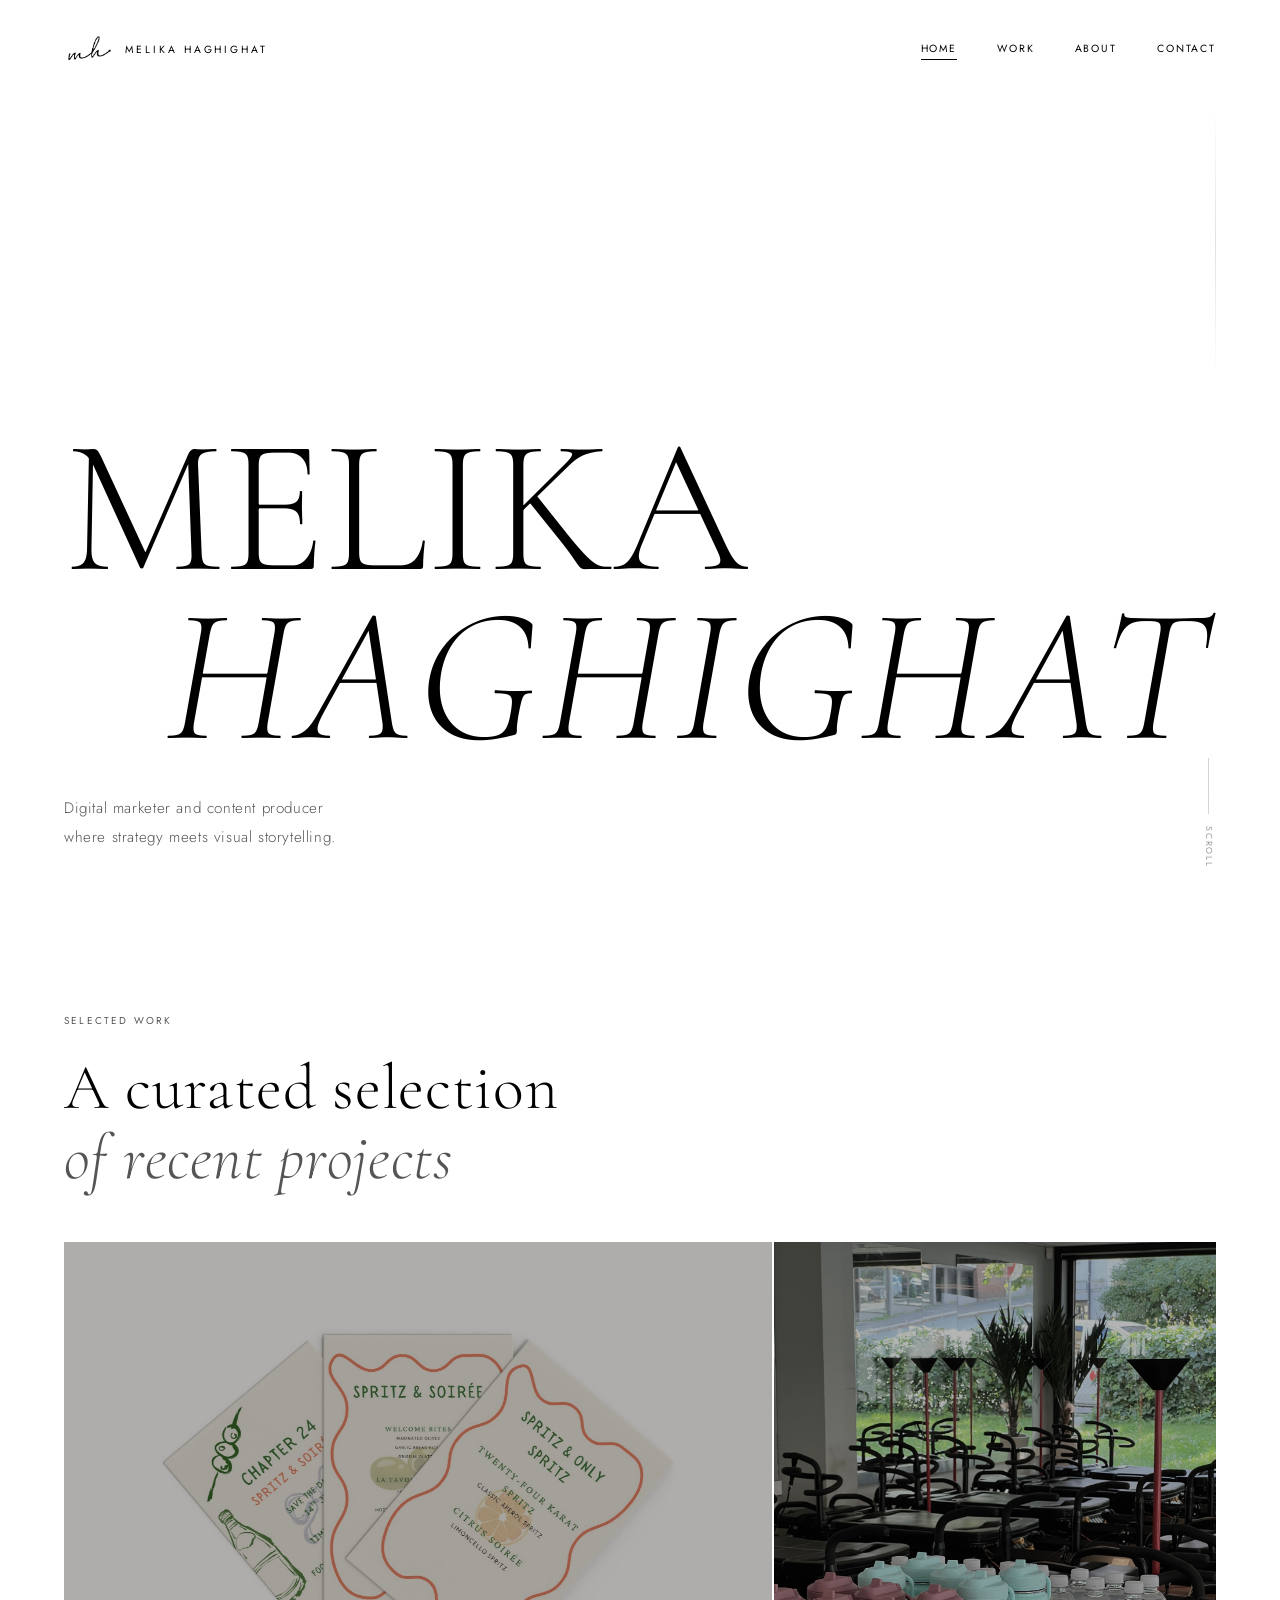
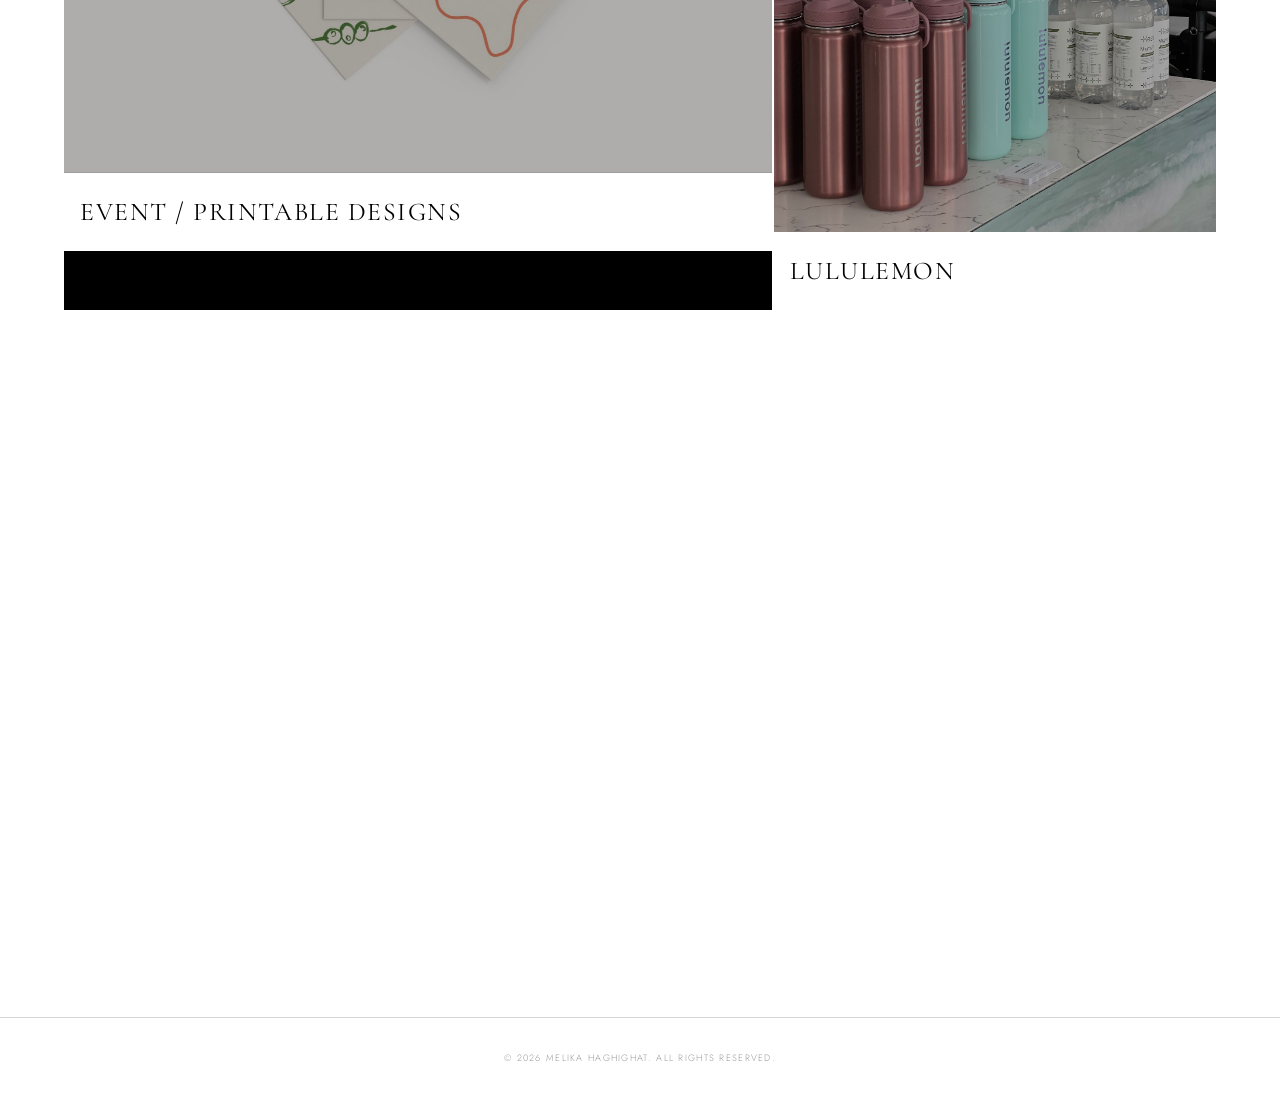
<file: index.html>
<!DOCTYPE html>
<html lang="en">
<head>
    <meta charset="UTF-8" />
    <meta name="viewport" content="width=device-width, initial-scale=1.0" />
    <title>Melika Haghighat — Digital Marketing &amp; Content</title>
    <link rel="stylesheet" href="assets/css/home_style.css" />
    <link rel="preconnect" href="https://fonts.googleapis.com" />
    <link rel="preconnect" href="https://fonts.gstatic.com" crossorigin />
    <link href="https://fonts.googleapis.com/css2?family=Cormorant+Garamond:ital,wght@0,300;0,400;0,500;1,300;1,400&family=Jost:wght@200;300;400&display=swap" rel="stylesheet" />
</head>
<body>

<!-- ==================== NAVBAR ==================== -->
<header class="navbar" id="navbar">
    <div class="navbar__inner">
        <a href="index.html" class="navbar__logo">
            <img
                    src="assets/images/logo.png"
                    alt=""
                    class="navbar__logo-img"
                    aria-hidden="true"
            />
            MELIKA HAGHIGHAT
        </a>
        <nav class="navbar__nav" aria-label="Primary navigation">
            <a href="index.html" class="navbar__link navbar__link--active">Home</a>
            <a href="userDashboard/portfolio.html" class="navbar__link">Work</a>
            <a href="userDashboard/about.html" class="navbar__link">About</a>
            <a href="userDashboard/contact.html" class="navbar__link">Contact</a>
        </nav>
        <button class="navbar__burger" id="burgerBtn" aria-label="Open menu" aria-expanded="false">
            <span></span>
            <span></span>
        </button>
    </div>
    <!-- Mobile menu -->
    <div class="navbar__mobile" id="mobileMenu" aria-hidden="true">
        <a href="userDashboard/portfolio.html" class="navbar__mobile-link">Work</a>
        <a href="userDashboard/about.html" class="navbar__mobile-link">About</a>
        <a href="userDashboard/contact.html" class="navbar__mobile-link">Contact</a>
    </div>
</header>

<main>

    <!-- ==================== HERO ==================== -->
    <section class="hero" aria-label="Introduction">
        <div class="hero__inner">
            <h1 class="hero__headline fade-in fade-in--delay-2">
                <span class="hero__headline-top">MELIKA</span>
                <span class="hero__headline-mid"><em>HAGHIGHAT</em></span>
            </h1>

            <p class="hero__subtitle fade-in fade-in--delay-3">
                Digital marketer and content producer<br />where strategy meets visual storytelling.
            </p>
        </div>

        <div class="hero__scroll-indicator fade-in fade-in--delay-4" aria-hidden="true">
            <span class="hero__scroll-line"></span>
            <span class="hero__scroll-text">Scroll</span>
        </div>
    </section>

    <!-- ==================== FEATURED WORK ==================== -->
    <section class="work" id="work" aria-label="Featured work">
        <div class="work__header reveal">
            <span class="section-label">Selected Work</span>
            <h2 class="work__title">A curated selection<br /><em>of recent projects</em></h2>
        </div>

        <div class="work__grid">

            <!-- LinkedIn & Newsletter — Plentitude Strategy -->
            <article class="work__item work__item--large reveal">
                <a href="userDashboard/portfolio.html" class="work__item-link" aria-label="View Plentitude Strategy project">
                    <div class="work__img-wrap">
                        <img
                                src="/assets/images/portfolio_work/melika_nettbutikk.jpg.webp"
                                alt="Plentitude Strategy — LinkedIn and newsletter build-out"
                                class="work__img"
                                loading="lazy"
                        />
                        <div class="work__overlay" aria-hidden="true">
                            <span class="work__overlay-text">View Project →</span>
                        </div>
                    </div>
                    <div class="work__item-info">
                        <h3 class="work__name">EVENT / PRINTABLE DESIGNS</h3>
                    </div>
                </a>
            </article>

            <!-- Short-form Video — Mer av Oslo / Bamboost -->
            <article class="work__item work__item--portrait reveal reveal--delay-1">
                <a href="userDashboard/portfolio.html" class="work__item-link" aria-label="View Mer av Oslo content project">
                    <div class="work__img-wrap">
                        <img
                                src="/assets/images/portfolio_work/lululemon_2.jpeg"
                                alt="Mer av Oslo — Short-form video for TikTok and Instagram"
                                class="work__img"
                                loading="lazy"
                        />
                        <div class="work__overlay" aria-hidden="true">
                            <span class="work__overlay-text">View Project →</span>
                        </div>
                    </div>
                    <div class="work__item-info">
                        <h3 class="work__name">LULULEMON</h3>
                    </div>
                </a>
            </article>

            <!-- Website & LinkedIn — Fresh Water Norway -->
            <article class="work__item work__item--wide reveal reveal--delay-1">
                <a href="userDashboard/portfolio.html" class="work__item-link" aria-label="View Fresh Water Norway project">
                    <div class="work__img-wrap">
                        <img
                                src="/assets/images/portfolio_work/PL_quote.png"
                                alt="Fresh Water Norway — Website and LinkedIn development"
                                class="work__img"
                                loading="lazy"
                        />
                        <div class="work__overlay" aria-hidden="true">
                            <span class="work__overlay-text">View Project →</span>
                        </div>
                    </div>
                    <div class="work__item-info">
                        <h3 class="work__name">PLENTITUDE STRATEGY</h3>
                    </div>
                </a>
            </article>

            <!-- Content Calendar & Marketing Setup — Flow Concepts -->
            <article class="work__item work__item--square reveal reveal--delay-2">
                <a href="userDashboard/portfolio.html" class="work__item-link" aria-label="View Flow Concepts project">
                    <div class="work__img-wrap">
                        <img
                                src="/assets/images/portfolio_work/IMG_8588.jpeg"
                                alt="Flow Concepts — Content calendar and marketing department build-out"
                                class="work__img"
                                loading="lazy"
                        />
                        <div class="work__overlay" aria-hidden="true">
                            <span class="work__overlay-text">View Project →</span>
                        </div>
                    </div>
                    <div class="work__item-info">
                        <h3 class="work__name">EVENT / PRINTABLE DESIGNS</h3>
                    </div>
                </a>
            </article>

        </div>

        <div class="work__footer reveal">
            <a href="userDashboard/portfolio.html" class="text-link">All Projects <span aria-hidden="true">→</span></a>
        </div>
    </section>

</main>

<!-- ==================== FOOTER ==================== -->
<footer class="footer" aria-label="Footer">
    <div class="footer__inner">
        <p class="footer__copy">&copy; 2026 MELIKA HAGHIGHAT. All rights reserved.</p>
    </div>
</footer>

<script>
    (function () {
        'use strict';

        // --- Navbar scroll ---
        const navbar = document.getElementById('navbar');
        let ticking = false;
        window.addEventListener('scroll', function () {
            if (!ticking) {
                window.requestAnimationFrame(function () {
                    navbar.classList.toggle('navbar--scrolled', window.scrollY > 60);
                    ticking = false;
                });
                ticking = true;
            }
        }, { passive: true });

        // --- Mobile menu ---
        const burgerBtn = document.getElementById('burgerBtn');
        const mobileMenu = document.getElementById('mobileMenu');
        burgerBtn.addEventListener('click', function () {
            const isOpen = mobileMenu.classList.toggle('navbar__mobile--open');
            burgerBtn.setAttribute('aria-expanded', isOpen);
            mobileMenu.setAttribute('aria-hidden', !isOpen);
            burgerBtn.classList.toggle('navbar__burger--open', isOpen);
            document.body.classList.toggle('body--menu-open', isOpen);
        });

        mobileMenu.querySelectorAll('.navbar__mobile-link').forEach(function (link) {
            link.addEventListener('click', function () {
                mobileMenu.classList.remove('navbar__mobile--open');
                burgerBtn.setAttribute('aria-expanded', 'false');
                mobileMenu.setAttribute('aria-hidden', 'true');
                burgerBtn.classList.remove('navbar__burger--open');
                document.body.classList.remove('body--menu-open');
            });
        });

        // --- Scroll reveal ---
        const revealEls = document.querySelectorAll('.reveal');
        if ('IntersectionObserver' in window) {
            const observer = new IntersectionObserver(function (entries) {
                entries.forEach(function (entry) {
                    if (entry.isIntersecting) {
                        entry.target.classList.add('revealed');
                        observer.unobserve(entry.target);
                    }
                });
            }, { threshold: 0.12, rootMargin: '0px 0px -40px 0px' });

            revealEls.forEach(function (el) { observer.observe(el); });
        } else {
            revealEls.forEach(function (el) { el.classList.add('revealed'); });
        }
    })();
</script>

</body>
</html>
</file>
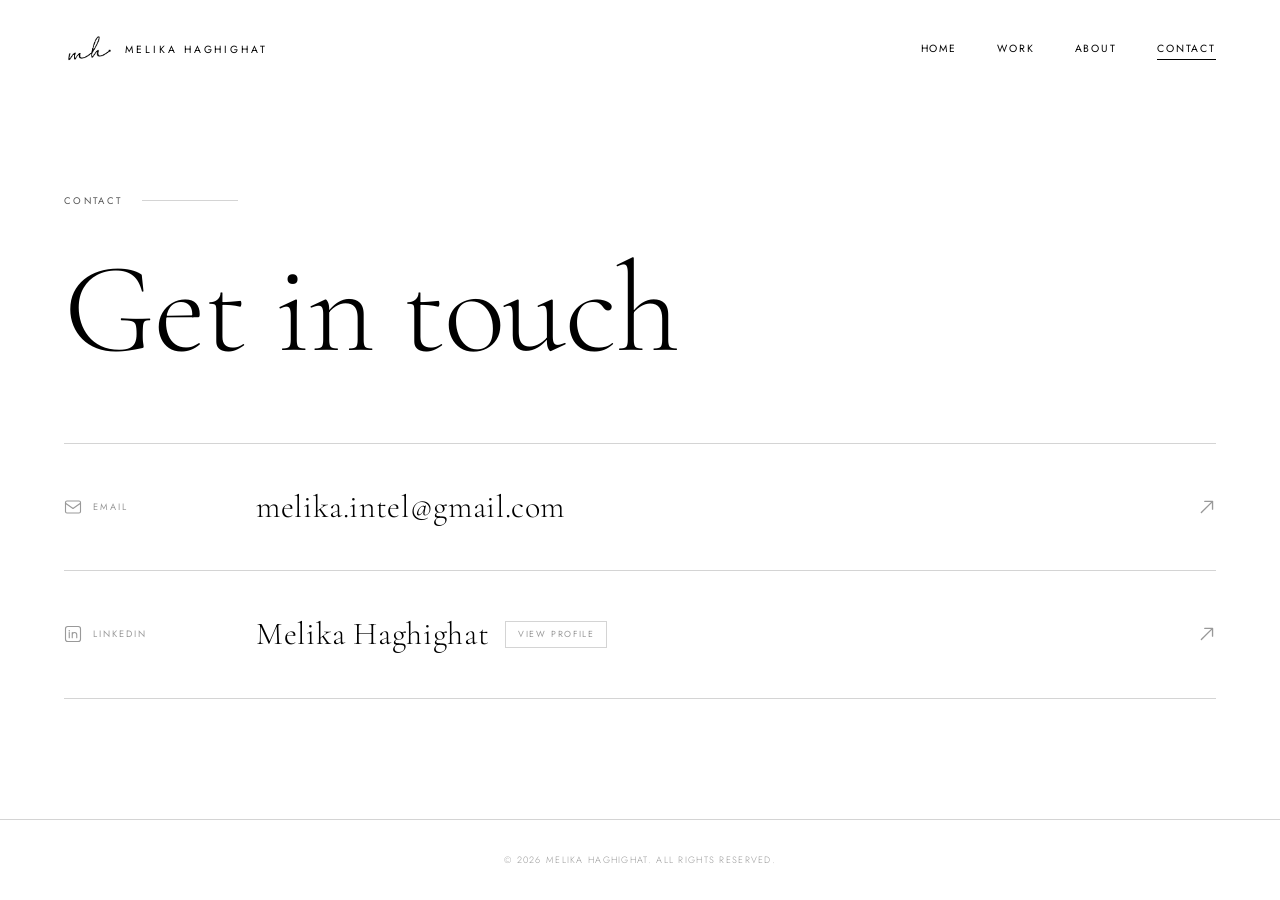
<file: userDashboard/contact.html>
<!DOCTYPE html>
<html lang="en">
<head>
    <meta charset="UTF-8" />
    <meta name="viewport" content="width=device-width, initial-scale=1.0" />
    <title>Contact — MELIKA HAGHIGHAT</title>
    <link rel="stylesheet" href="../assets/css/contact_style.css" />
    <link rel="preconnect" href="https://fonts.googleapis.com" />
    <link rel="preconnect" href="https://fonts.gstatic.com" crossorigin />
    <link href="https://fonts.googleapis.com/css2?family=Cormorant+Garamond:ital,wght@0,300;0,400;0,500;1,300;1,400&family=Jost:wght@200;300;400&display=swap" rel="stylesheet" />
</head>
<body>

<!-- ==================== NAVBAR ==================== -->
<header class="navbar" id="navbar">
    <div class="navbar__inner">
        <a href="../index.html" class="navbar__logo">
            <img
                    src="../assets/images/logo.png"
                    alt=""
                    class="navbar__logo-img"
                    aria-hidden="true"
            />
            MELIKA HAGHIGHAT
        </a>
        <nav class="navbar__nav" aria-label="Primary navigation">
            <a href="../index.html" class="navbar__link">Home</a>
            <a href="portfolio.html" class="navbar__link">Work</a>
            <a href="about.html" class="navbar__link">About</a>
            <a href="contact.html" class="navbar__link navbar__link--active">Contact</a>
        </nav>
        <button class="navbar__burger" id="burgerBtn" aria-label="Open menu" aria-expanded="false">
            <span></span>
            <span></span>
        </button>
    </div>
    <div class="navbar__mobile" id="mobileMenu" aria-hidden="true">
        <a href="../index.html" class="navbar__mobile-link">Home</a>
        <a href="portfolio.html" class="navbar__mobile-link">Work</a>
        <a href="about.html" class="navbar__mobile-link">About</a>
        <a href="contact.html" class="navbar__mobile-link">Contact</a>
    </div>
</header>

<main>

    <!-- ==================== CONTACT ==================== -->
    <section class="contact" aria-label="Contact">
        <div class="contact__inner">

            <div class="contact__meta fade-in fade-in--delay-1">
                <span class="contact__label">Contact</span>
                <span class="contact__rule" aria-hidden="true"></span>
            </div>

            <h1 class="contact__headline fade-in fade-in--delay-2">
                Get in touch
            </h1>

            <div class="contact__links fade-in fade-in--delay-3">

                <!-- Email row -->
                <a href="mailto:melika.intel@gmail.com" class="contact__link" aria-label="Send Melika an email">
                    <div class="contact__link-label-wrap">
                        <svg class="contact__link-icon" viewBox="0 0 24 24" fill="none" xmlns="http://www.w3.org/2000/svg" aria-hidden="true">
                            <rect x="2" y="4" width="20" height="16" rx="2" stroke="currentColor" stroke-width="1.5" stroke-linejoin="round"/>
                            <path d="M2 7l10 7 10-7" stroke="currentColor" stroke-width="1.5" stroke-linecap="round" stroke-linejoin="round"/>
                        </svg>
                        <span class="contact__link-label">Email</span>
                    </div>
                    <span class="contact__link-value">melika.intel@gmail.com</span>
                    <span class="contact__link-arrow" aria-hidden="true">
                        <svg viewBox="0 0 16 16" fill="none" xmlns="http://www.w3.org/2000/svg">
                            <path d="M3 13L13 3M13 3H6M13 3V10" stroke="currentColor" stroke-width="1.2" stroke-linecap="round" stroke-linejoin="round"/>
                        </svg>
                    </span>
                </a>

                <!-- LinkedIn row -->
                <a href="https://www.linkedin.com/in/melika-haghighat-8b0aa4104" class="contact__link contact__link--linkedin" target="_blank" rel="noopener noreferrer" aria-label="View Melika Haghighat's LinkedIn profile — opens in new tab">
                    <div class="contact__link-label-wrap">
                        <svg class="contact__link-icon" viewBox="0 0 24 24" fill="none" xmlns="http://www.w3.org/2000/svg" aria-hidden="true">
                            <rect x="2" y="2" width="20" height="20" rx="3" stroke="currentColor" stroke-width="1.5" stroke-linejoin="round"/>
                            <path d="M7 10v7" stroke="currentColor" stroke-width="1.5" stroke-linecap="round"/>
                            <circle cx="7" cy="7.5" r="1" fill="currentColor"/>
                            <path d="M11 10v7m0-4c0-2 1-3 3-3s3 1 3 3v4" stroke="currentColor" stroke-width="1.5" stroke-linecap="round" stroke-linejoin="round"/>
                        </svg>
                        <span class="contact__link-label">LinkedIn</span>
                    </div>
                    <span class="contact__link-value">
                        Melika Haghighat
                        <span class="contact__link-badge">View Profile</span>
                    </span>
                    <span class="contact__link-arrow" aria-hidden="true">
                        <svg viewBox="0 0 16 16" fill="none" xmlns="http://www.w3.org/2000/svg">
                            <path d="M3 13L13 3M13 3H6M13 3V10" stroke="currentColor" stroke-width="1.2" stroke-linecap="round" stroke-linejoin="round"/>
                        </svg>
                    </span>
                </a>

            </div>

        </div>
    </section>

</main>

<!-- ==================== FOOTER ==================== -->
<footer class="footer" aria-label="Footer">
    <div class="footer__inner">
        <p class="footer__copy">&copy; 2026 MELIKA HAGHIGHAT. All rights reserved.</p>
    </div>
</footer>

<script>
    (function () {
        'use strict';

        // --- Navbar scroll ---
        const navbar = document.getElementById('navbar');
        let ticking = false;
        window.addEventListener('scroll', function () {
            if (!ticking) {
                window.requestAnimationFrame(function () {
                    navbar.classList.toggle('navbar--scrolled', window.scrollY > 60);
                    ticking = false;
                });
                ticking = true;
            }
        }, { passive: true });

        // --- Mobile menu ---
        const burgerBtn = document.getElementById('burgerBtn');
        const mobileMenu = document.getElementById('mobileMenu');
        burgerBtn.addEventListener('click', function () {
            const isOpen = mobileMenu.classList.toggle('navbar__mobile--open');
            burgerBtn.setAttribute('aria-expanded', isOpen);
            mobileMenu.setAttribute('aria-hidden', !isOpen);
            burgerBtn.classList.toggle('navbar__burger--open', isOpen);
            document.body.classList.toggle('body--menu-open', isOpen);
        });

        mobileMenu.querySelectorAll('.navbar__mobile-link').forEach(function (link) {
            link.addEventListener('click', function () {
                mobileMenu.classList.remove('navbar__mobile--open');
                burgerBtn.setAttribute('aria-expanded', 'false');
                mobileMenu.setAttribute('aria-hidden', 'true');
                burgerBtn.classList.remove('navbar__burger--open');
                document.body.classList.remove('body--menu-open');
            });
        });

    })();
</script>

</body>
</html>
</file>
<file: assets/css/home_style.css>
/* ============================================================
   MELIKA HAGHIGHAT — LUXURY PORTFOLIO
   Designer: Senior Front-End  |  Aesthetic: 90s CK Editorial
   ============================================================ */

/* ============================================================
   0. CUSTOM PROPERTIES
   ============================================================ */
:root {
    /* Colors */
    --color-bg:        #FFFFFF;
    --color-surface:   #ECECEC;
    --color-ink:       #000000;
    --color-mid:       #555555;
    --color-subtle:    #999999;
    --color-hairline:  #D4D4D4;
    --color-white:     #F7F7F7;

    /* Typography */
    --font-serif:      'Cormorant Garamond', 'Times New Roman', serif;
    --font-sans:       'Jost', 'Helvetica Neue', Arial, sans-serif;

    /* Spacing scale */
    --space-sm:  1rem;
    --space-md:  2rem;
    --space-lg:  3rem;
    --space-xl:  5rem;
    --space-2xl: 7rem;

    /* Motion */
    --ease-out:  cubic-bezier(0.22, 1, 0.36, 1);
    --ease-in:   cubic-bezier(0.64, 0, 0.78, 0);
    --duration:  0.45s;

    /* Layout */
    --max-width: 1280px;
    --gutter:    clamp(1.5rem, 5vw, 5rem);
}


/* ============================================================
   1. RESET & BASE
   ============================================================ */
*, *::before, *::after {
    box-sizing: border-box;
    margin: 0;
    padding: 0;
}

html {
    scroll-behavior: smooth;
    font-size: 16px;
    -webkit-text-size-adjust: 100%;
}

body {
    background-color: var(--color-bg);
    color: var(--color-ink);
    font-family: var(--font-sans);
    font-weight: 300;
    line-height: 1.7;
    overflow-x: hidden;
    -webkit-font-smoothing: antialiased;
    -moz-osx-font-smoothing: grayscale;
}

body.body--menu-open {
    overflow: hidden;
}

img {
    display: block;
    max-width: 100%;
    height: auto;
}

a {
    color: inherit;
    text-decoration: none;
}

ul { list-style: none; }

button {
    background: none;
    border: none;
    cursor: pointer;
    font: inherit;
    color: inherit;
}


/* ============================================================
   2. UTILITY / GLOBAL
   ============================================================ */
.section-label {
    display: inline-block;
    font-family: var(--font-sans);
    font-size: 0.625rem;
    font-weight: 400;
    letter-spacing: 0.22em;
    text-transform: uppercase;
    color: var(--color-mid);
    margin-bottom: 1.5rem;
}

.text-link {
    display: inline-flex;
    align-items: center;
    gap: 0.5rem;
    font-family: var(--font-sans);
    font-size: 0.75rem;
    font-weight: 400;
    letter-spacing: 0.16em;
    text-transform: uppercase;
    color: var(--color-ink);
    position: relative;
    padding-bottom: 3px;
}

.text-link::after {
    content: '';
    position: absolute;
    bottom: 0;
    left: 0;
    width: 100%;
    height: 1px;
    background: var(--color-ink);
    transform: scaleX(1);
    transform-origin: left;
    transition: transform var(--duration) var(--ease-out);
}

.text-link:hover::after {
    transform: scaleX(0);
    transform-origin: right;
}


/* ============================================================
   3. SCROLL REVEAL ANIMATIONS
   ============================================================ */
.reveal {
    opacity: 0;
    transform: translateY(24px);
    transition: opacity 0.75s var(--ease-out), transform 0.75s var(--ease-out);
}

.reveal.revealed {
    opacity: 1;
    transform: translateY(0);
}

.reveal--delay-1 { transition-delay: 0.12s; }
.reveal--delay-2 { transition-delay: 0.24s; }
.reveal--delay-3 { transition-delay: 0.36s; }

/* Hero load-in animations */
.fade-in {
    opacity: 0;
    transform: translateY(20px);
    animation: fadeUp 0.9s var(--ease-out) forwards;
}

.fade-in--delay-1 { animation-delay: 0.3s; }
.fade-in--delay-2 { animation-delay: 0.55s; }
.fade-in--delay-3 { animation-delay: 0.75s; }
.fade-in--delay-4 { animation-delay: 0.95s; }

@keyframes fadeUp {
    to {
        opacity: 1;
        transform: translateY(0);
    }
}


/* ============================================================
   4. NAVBAR
   ============================================================ */
.navbar {
    position: fixed;
    top: 0;
    left: 0;
    right: 0;
    z-index: 100;
    padding: 2rem var(--gutter);
    transition: background-color var(--duration) var(--ease-out),
    padding var(--duration) var(--ease-out),
    backdrop-filter var(--duration) var(--ease-out);
}

.navbar--scrolled {
    background-color: rgba(250, 250, 248, 0.88);
    backdrop-filter: blur(14px) saturate(120%);
    -webkit-backdrop-filter: blur(14px) saturate(120%);
    padding-top: 1.1rem;
    padding-bottom: 1.1rem;
    border-bottom: 1px solid var(--color-hairline);
}

.navbar__inner {
    display: flex;
    align-items: center;
    justify-content: space-between;
    max-width: var(--max-width);
    margin: 0 auto;
}

.navbar__logo {
    display: flex;
    align-items: center;
    gap: 0.65rem;
    font-family: var(--font-sans);
    font-size: 0.65rem;
    font-weight: 400;
    letter-spacing: 0.28em;
    text-transform: uppercase;
    color: var(--color-ink);
    flex-shrink: 0;
}

.navbar__logo-img {
    height: 36px;
    width: auto;
    display: block;
    object-fit: contain;
}

.navbar__nav {
    display: flex;
    gap: 2.5rem;
    align-items: center;
}

.navbar__link {
    font-family: var(--font-sans);
    font-size: 0.65rem;
    font-weight: 400;
    letter-spacing: 0.18em;
    text-transform: uppercase;
    color: var(--color-ink);
    position: relative;
    padding-bottom: 2px;
}

.navbar__link::after {
    content: '';
    position: absolute;
    bottom: 0;
    left: 0;
    width: 0;
    height: 1px;
    background: var(--color-ink);
    transition: width var(--duration) var(--ease-out);
}

.navbar__link:hover::after,
.navbar__link--active::after {
    width: 100%;
}

/* Burger button */
.navbar__burger {
    display: none;
    flex-direction: column;
    gap: 6px;
    width: 24px;
    padding: 4px 0;
    z-index: 110;
}

.navbar__burger span {
    display: block;
    width: 100%;
    height: 1px;
    background: var(--color-ink);
    transition: transform var(--duration) var(--ease-out),
    opacity var(--duration) var(--ease-out);
    transform-origin: center;
}

.navbar__burger--open span:first-child {
    transform: translateY(3.5px) rotate(45deg);
}

.navbar__burger--open span:last-child {
    transform: translateY(-3.5px) rotate(-45deg);
}

/* Mobile menu */
.navbar__mobile {
    position: fixed;
    inset: 0;
    background: var(--color-bg);
    z-index: 99;
    flex-direction: column;
    align-items: center;
    justify-content: center;
    gap: 3rem;
    /* Always display:flex — use opacity + visibility for the transition */
    display: flex;
    opacity: 0;
    visibility: hidden;
    pointer-events: none;
    transition: opacity var(--duration) var(--ease-out),
    visibility var(--duration) var(--ease-out);
}

.navbar__mobile.navbar__mobile--open {
    opacity: 1;
    visibility: visible;
    pointer-events: auto;
}

.navbar__mobile-link {
    font-family: var(--font-serif);
    font-size: clamp(2.5rem, 8vw, 4.5rem);
    font-weight: 300;
    letter-spacing: 0.04em;
    color: var(--color-ink);
    transition: color var(--duration) var(--ease-out);
}

.navbar__mobile-link:hover {
    color: var(--color-mid);
}


/* ============================================================
   5. HERO
   ============================================================ */
.hero {
    min-height: 100svh;
    display: grid;
    align-items: end;
    padding: 0 var(--gutter) var(--space-lg);
    position: relative;
    background-color: var(--color-bg);
    overflow: hidden;
}

/* Subtle grain overlay */
.hero::before {
    content: '';
    position: absolute;
    inset: 0;
    background-image: url("data:image/svg+xml,%3Csvg viewBox='0 0 256 256' xmlns='http://www.w3.org/2000/svg'%3E%3Cfilter id='noise'%3E%3CfeTurbulence type='fractalNoise' baseFrequency='0.9' numOctaves='4' stitchTiles='stitch'/%3E%3C/filter%3E%3Crect width='100%25' height='100%25' filter='url(%23noise)' opacity='0.03'/%3E%3C/svg%3E");
    background-size: 256px;
    opacity: 0.4;
    pointer-events: none;
    z-index: 0;
}

/* Vertical rule decorative line */
.hero::after {
    content: '';
    position: absolute;
    top: 12%;
    right: var(--gutter);
    width: 1px;
    height: 30vh;
    background: linear-gradient(to bottom, transparent, var(--color-hairline), transparent);
    opacity: 0.7;
}

.hero__inner {
    max-width: var(--max-width);
    margin: 0 auto;
    width: 100%;
    position: relative;
    z-index: 1;
}

.hero__meta {
    display: flex;
    align-items: center;
    gap: 1.5rem;
    margin-bottom: 1.75rem;
}

.hero__tag {
    font-family: var(--font-sans);
    font-size: 0.6rem;
    font-weight: 400;
    letter-spacing: 0.24em;
    text-transform: uppercase;
    color: var(--color-mid);
    white-space: nowrap;
}

.hero__line {
    display: block;
    flex: 1;
    max-width: 12rem;
    height: 1px;
    background: var(--color-hairline);
}

.hero__headline {
    font-family: var(--font-serif);
    font-weight: 300;
    line-height: 0.88;
    letter-spacing: -0.01em;
    margin-bottom: 2rem;
}

.hero__headline-top {
    display: block;
    font-size: clamp(5rem, 15vw, 14rem);
    color: var(--color-ink);
}

.hero__headline-mid {
    display: block;
    font-size: clamp(5rem, 15vw, 14rem);
    font-style: italic;
    font-weight: 300;
    color: var(--color-ink);
    letter-spacing: 0.02em;
    padding-left: clamp(3rem, 8vw, 10rem);
}

.hero__subtitle {
    font-family: var(--font-sans);
    font-size: clamp(0.8rem, 1.2vw, 0.95rem);
    font-weight: 300;
    letter-spacing: 0.04em;
    color: var(--color-mid);
    line-height: 1.9;
    max-width: 30rem;
}

/* Scroll indicator */
.hero__scroll-indicator {
    position: absolute;
    bottom: var(--space-md);
    right: var(--gutter);
    display: flex;
    flex-direction: column;
    align-items: center;
    gap: 0.75rem;
    z-index: 1;
}

.hero__scroll-line {
    display: block;
    width: 1px;
    height: 3.5rem;
    background: var(--color-hairline);
    position: relative;
    overflow: hidden;
}

.hero__scroll-line::after {
    content: '';
    position: absolute;
    top: -100%;
    left: 0;
    width: 100%;
    height: 100%;
    background: var(--color-mid);
    animation: scrollDown 2s ease-in-out infinite 1.5s;
}

@keyframes scrollDown {
    0%   { top: -100%; }
    50%  { top: 0; }
    100% { top: 100%; }
}

.hero__scroll-text {
    font-family: var(--font-sans);
    font-size: 0.55rem;
    font-weight: 400;
    letter-spacing: 0.2em;
    text-transform: uppercase;
    color: var(--color-subtle);
    writing-mode: vertical-lr;
    text-orientation: mixed;
}


/* ============================================================
   6. FEATURED WORK
   ============================================================ */
.work {
    padding: var(--space-2xl) var(--gutter) var(--space-2xl);
    background-color: var(--color-bg);
}

.work__header {
    max-width: var(--max-width);
    margin: 0 auto var(--space-lg);
    display: flex;
    flex-direction: column;
}

.work__title {
    font-family: var(--font-serif);
    font-size: clamp(2.5rem, 5vw, 4rem);
    font-weight: 300;
    line-height: 1.1;
    letter-spacing: 0.01em;
}

.work__title em {
    font-style: italic;
    color: var(--color-mid);
}

/* Asymmetric editorial grid */
.work__grid {
    max-width: var(--max-width);
    margin: 0 auto;
    display: grid;
    grid-template-columns: 1.6fr 1fr;
    grid-template-rows: auto auto;
    gap: 2px;
}

.work__item--large   { grid-column: 1; grid-row: 1; }
.work__item--portrait { grid-column: 2; grid-row: 1; }
.work__item--wide    { grid-column: 1; grid-row: 2; }
.work__item--square  { grid-column: 2; grid-row: 2; }

.work__item {
    position: relative;
    background: var(--color-ink);
}

.work__item-link {
    display: block;
}

.work__img-wrap {
    position: relative;
    overflow: hidden;
}

.work__item--large   .work__img-wrap { aspect-ratio: 4/3; }
.work__item--portrait .work__img-wrap { aspect-ratio: 3/4; }
.work__item--wide    .work__img-wrap { aspect-ratio: 16/9; }
.work__item--square  .work__img-wrap { aspect-ratio: 1/1; }

.work__img {
    width: 100%;
    height: 100%;
    object-fit: cover;
    transition: transform 0.75s var(--ease-out),
    filter 0.75s var(--ease-out);
    will-change: transform;
}

.work__item-link:hover .work__img {
    transform: scale(1.04);
    filter: brightness(0.88);
}

/* Overlay */
.work__overlay {
    position: absolute;
    inset: 0;
    display: flex;
    align-items: flex-end;
    padding: 2rem;
    background: linear-gradient(to top, rgba(12,12,11,0.45) 0%, transparent 60%);
    opacity: 0;
    transition: opacity var(--duration) var(--ease-out);
}

.work__item-link:hover .work__overlay {
    opacity: 1;
}

.work__overlay-text {
    font-family: var(--font-sans);
    font-size: 0.65rem;
    font-weight: 400;
    letter-spacing: 0.2em;
    text-transform: uppercase;
    color: var(--color-white);
    transform: translateY(6px);
    transition: transform var(--duration) var(--ease-out);
}

.work__item-link:hover .work__overlay-text {
    transform: translateY(0);
}

/* Item info */
.work__item-info {
    display: flex;
    flex-direction: column;
    gap: 0.3rem;
    background: var(--color-bg);
    padding: 1.1rem var(--space-sm);
}

.work__category {
    font-family: var(--font-sans);
    font-size: 0.575rem;
    font-weight: 400;
    letter-spacing: 0.2em;
    text-transform: uppercase;
    color: var(--color-subtle);
}

.work__name {
    font-family: var(--font-serif);
    font-size: clamp(1.1rem, 2vw, 1.6rem);
    font-weight: 400;
    letter-spacing: 0.06em;
    color: var(--color-ink);
}

.work__footer {
    max-width: var(--max-width);
    margin: var(--space-lg) auto 0;
    display: flex;
    justify-content: flex-end;
}


/* ============================================================
   7. FOOTER
   ============================================================ */
.footer {
    padding: 2rem var(--gutter);
    background-color: var(--color-bg);
    border-top: 1px solid var(--color-hairline);
}

.footer__inner {
    max-width: var(--max-width);
    margin: 0 auto;
    display: flex;
    align-items: center;
    justify-content: center;
}

.footer__copy {
    font-family: var(--font-sans);
    font-size: 0.575rem;
    font-weight: 300;
    letter-spacing: 0.14em;
    text-transform: uppercase;
    color: var(--color-subtle);
}


/* ============================================================
   8. RESPONSIVE — TABLET (max-width: 1024px)
   ============================================================ */
@media (max-width: 1024px) {

    :root {
        --space-xl:  4rem;
        --space-2xl: 6rem;
    }

    .work__grid {
        grid-template-columns: 1fr 1fr;
        gap: 2px;
    }

    .work__item--large  { grid-column: 1 / -1; }
    .work__item--large .work__img-wrap { aspect-ratio: 16/9; }

    .work__item--portrait { grid-column: 1; grid-row: 2; }
    .work__item--portrait .work__img-wrap { aspect-ratio: 1/1; }

    .work__item--wide  { grid-column: 2; grid-row: 2; }
    .work__item--wide .work__img-wrap { aspect-ratio: 1/1; }

    .work__item--square { grid-column: 1 / -1; grid-row: 3; }
    .work__item--square .work__img-wrap { aspect-ratio: 16/7; }
}


/* ============================================================
   9. RESPONSIVE — MOBILE (max-width: 768px)
   ============================================================ */
@media (max-width: 768px) {

    :root {
        --space-xl:  3rem;
        --space-2xl: 5rem;
        --gutter:    1.5rem;
    }

    .navbar {
        padding: 1.5rem var(--gutter);
    }

    /* Scale logo image down on mobile */
    .navbar__logo-img {
        height: 20px;
    }

    .navbar__nav {
        display: none;
    }

    .navbar__burger {
        display: flex;
    }

    /* navbar__mobile is always display:flex — shown/hidden via opacity + visibility */

    .hero {
        align-items: center;
        padding-top: 3rem;
        padding-bottom: var(--space-md);
    }

    .hero::after {
        display: none;
    }

    /* Reduce headline size so both words fit comfortably on screen */
    .hero__headline-top,
    .hero__headline-mid {
        font-size: clamp(3.5rem, 18vw, 7rem);
    }

    .hero__headline-mid {
        padding-left: clamp(1.5rem, 5vw, 4rem);
    }

    .hero__scroll-indicator {
        display: none;
    }

    .work__grid {
        grid-template-columns: 1fr;
    }

    .work__item--large,
    .work__item--portrait,
    .work__item--wide,
    .work__item--square {
        grid-column: 1;
        grid-row: auto;
    }

    .work__item--large   .work__img-wrap,
    .work__item--portrait .work__img-wrap,
    .work__item--wide    .work__img-wrap,
    .work__item--square  .work__img-wrap {
        aspect-ratio: 4/3;
    }

    .footer__inner {
        justify-content: flex-start;
    }
}


/* ============================================================
   10. RESPONSIVE — SMALL MOBILE (max-width: 480px)
   ============================================================ */
@media (max-width: 480px) {

    /* Hide logo image at very small sizes to save navbar space */
    .navbar__logo-img {
        display: none;
    }

    .hero__headline-top,
    .hero__headline-mid {
        font-size: clamp(3rem, 16vw, 5rem);
    }

    .hero__headline-mid {
        padding-left: 1.25rem;
    }
}


/* ============================================================
   11. REDUCED MOTION
   ============================================================ */
@media (prefers-reduced-motion: reduce) {
    *, *::before, *::after {
        animation-duration: 0.001ms !important;
        transition-duration: 0.001ms !important;
    }

    .fade-in {
        opacity: 1;
        transform: none;
    }

    .reveal {
        opacity: 1;
        transform: none;
    }
}
</file>
<file: assets/css/contact_style.css>
/* ============================================================
   MELIKA HAGHIGHAT — CONTACT PAGE
   Aesthetic: 90s CK Editorial  |  Inherits design language
   ============================================================ */

/* ============================================================
   0. CUSTOM PROPERTIES
   ============================================================ */
:root {
    --color-bg:        #FFFFFF;
    --color-ink:       #000000;
    --color-mid:       #555555;
    --color-subtle:    #999999;
    --color-hairline:  #D4D4D4;

    --font-serif:      'Cormorant Garamond', 'Times New Roman', serif;
    --font-sans:       'Jost', 'Helvetica Neue', Arial, sans-serif;

    --ease-out:        cubic-bezier(0.22, 1, 0.36, 1);
    --duration:        0.45s;

    --max-width:       1280px;
    --gutter:          clamp(1.5rem, 5vw, 5rem);
}


/* ============================================================
   1. RESET & BASE
   ============================================================ */
*, *::before, *::after {
    box-sizing: border-box;
    margin: 0;
    padding: 0;
}

html {
    scroll-behavior: smooth;
    font-size: 16px;
    -webkit-text-size-adjust: 100%;
}

body {
    background-color: var(--color-bg);
    color: var(--color-ink);
    font-family: var(--font-sans);
    font-weight: 300;
    line-height: 1.7;
    overflow-x: hidden;
    -webkit-font-smoothing: antialiased;
    -moz-osx-font-smoothing: grayscale;
    display: flex;
    flex-direction: column;
    min-height: 100svh;
}

body.body--menu-open {
    overflow: hidden;
}

a {
    color: inherit;
    text-decoration: none;
}

button {
    background: none;
    border: none;
    cursor: pointer;
    font: inherit;
    color: inherit;
}

main {
    flex: 1;
    display: flex;
    flex-direction: column;
}


/* ============================================================
   2. NAVBAR
   ============================================================ */
.navbar {
    position: fixed;
    top: 0; left: 0; right: 0;
    z-index: 100;
    padding: 2rem var(--gutter);
    transition: background-color var(--duration) var(--ease-out),
    padding var(--duration) var(--ease-out),
    backdrop-filter var(--duration) var(--ease-out);
}

.navbar--scrolled {
    background-color: rgba(250, 250, 248, 0.88);
    backdrop-filter: blur(14px) saturate(120%);
    -webkit-backdrop-filter: blur(14px) saturate(120%);
    padding-top: 1.1rem;
    padding-bottom: 1.1rem;
    border-bottom: 1px solid var(--color-hairline);
}

.navbar__inner {
    display: flex;
    align-items: center;
    justify-content: space-between;
    max-width: var(--max-width);
    margin: 0 auto;
}

.navbar__logo {
    display: flex;
    align-items: center;
    gap: 0.65rem;
    font-family: var(--font-sans);
    font-size: 0.65rem;
    font-weight: 400;
    letter-spacing: 0.28em;
    text-transform: uppercase;
    color: var(--color-ink);
    flex-shrink: 0;
}

.navbar__logo-img {
    height: 36px;
    width: auto;
    display: block;
    object-fit: contain;
}

.navbar__nav {
    display: flex;
    gap: 2.5rem;
    align-items: center;
}

.navbar__link {
    font-family: var(--font-sans);
    font-size: 0.65rem;
    font-weight: 400;
    letter-spacing: 0.18em;
    text-transform: uppercase;
    color: var(--color-ink);
    position: relative;
    padding-bottom: 2px;
}

.navbar__link::after {
    content: '';
    position: absolute;
    bottom: 0; left: 0;
    width: 0;
    height: 1px;
    background: var(--color-ink);
    transition: width var(--duration) var(--ease-out);
}

.navbar__link:hover::after,
.navbar__link--active::after {
    width: 100%;
}

.navbar__burger {
    display: none;
    flex-direction: column;
    gap: 6px;
    width: 24px;
    padding: 4px 0;
    z-index: 110;
}

.navbar__burger span {
    display: block;
    width: 100%;
    height: 1px;
    background: var(--color-ink);
    transition: transform var(--duration) var(--ease-out),
    opacity var(--duration) var(--ease-out);
    transform-origin: center;
}

.navbar__burger--open span:first-child {
    transform: translateY(3.5px) rotate(45deg);
}

.navbar__burger--open span:last-child {
    transform: translateY(-3.5px) rotate(-45deg);
}

.navbar__mobile {
    position: fixed;
    inset: 0;
    background: var(--color-bg);
    z-index: 99;
    flex-direction: column;
    align-items: center;
    justify-content: center;
    gap: 3rem;
    display: flex;
    opacity: 0;
    visibility: hidden;
    pointer-events: none;
    transition: opacity var(--duration) var(--ease-out),
    visibility var(--duration) var(--ease-out);
}

.navbar__mobile.navbar__mobile--open {
    opacity: 1;
    visibility: visible;
    pointer-events: auto;
}

.navbar__mobile-link {
    font-family: var(--font-serif);
    font-size: clamp(2.5rem, 8vw, 4.5rem);
    font-weight: 300;
    letter-spacing: 0.04em;
    color: var(--color-ink);
    transition: color var(--duration) var(--ease-out);
}

.navbar__mobile-link:hover {
    color: var(--color-mid);
}


/* ============================================================
   3. ANIMATIONS
   ============================================================ */
.fade-in {
    opacity: 0;
    transform: translateY(18px);
    animation: fadeUp 0.9s var(--ease-out) forwards;
}

.fade-in--delay-1 { animation-delay: 0.3s; }
.fade-in--delay-2 { animation-delay: 0.55s; }
.fade-in--delay-3 { animation-delay: 0.8s; }

@keyframes fadeUp {
    to { opacity: 1; transform: translateY(0); }
}


/* ============================================================
   4. CONTACT SECTION
   ============================================================ */
.contact {
    flex: 1;
    display: flex;
    align-items: center;
    padding: 0 var(--gutter);
}

.contact__inner {
    max-width: var(--max-width);
    margin: 0 auto;
    width: 100%;
    padding: 18vh 0 10vh;
}

/* Meta row */
.contact__meta {
    display: flex;
    align-items: center;
    gap: 1.25rem;
    margin-bottom: 2.5rem;
}

.contact__label {
    font-family: var(--font-sans);
    font-size: 0.6rem;
    font-weight: 400;
    letter-spacing: 0.24em;
    text-transform: uppercase;
    color: var(--color-mid);
    white-space: nowrap;
}

.contact__rule {
    display: block;
    width: 6rem;
    height: 1px;
    background: var(--color-hairline);
}

/* Headline */
.contact__headline {
    font-family: var(--font-serif);
    font-size: clamp(4rem, 10vw, 10rem);
    font-weight: 300;
    line-height: 0.95;
    letter-spacing: -0.01em;
    color: var(--color-ink);
    margin-bottom: clamp(4rem, 8vh, 7rem);
}

.contact__headline em {
    display: block;
    font-style: italic;
    color: var(--color-mid);
    padding-left: clamp(2rem, 5vw, 7rem);
}

/* Links list */
.contact__links {
    border-top: 1px solid var(--color-hairline);
}

/* Each row: [icon+label] [value] [arrow] */
.contact__link {
    display: grid;
    grid-template-columns: 10rem 1fr auto;
    align-items: center;
    gap: 2rem;
    padding: 2.25rem 0;
    border-bottom: 1px solid var(--color-hairline);
    position: relative;
    transition: padding-left var(--duration) var(--ease-out);
}

/* Ink sweep on hover */
.contact__link::after {
    content: '';
    position: absolute;
    bottom: -1px; left: 0;
    width: 0;
    height: 1px;
    background: var(--color-ink);
    transition: width 0.6s var(--ease-out);
}

.contact__link:hover::after {
    width: 100%;
}

.contact__link:hover {
    padding-left: 0.5rem;
}

/* Icon + label together */
.contact__link-label-wrap {
    display: flex;
    align-items: center;
    gap: 0.7rem;
    flex-shrink: 0;
}

.contact__link-icon {
    width: 18px;
    height: 18px;
    color: var(--color-subtle);
    flex-shrink: 0;
    transition: color var(--duration) var(--ease-out);
}

.contact__link:hover .contact__link-icon {
    color: var(--color-ink);
}

.contact__link-label {
    font-family: var(--font-sans);
    font-size: 0.58rem;
    font-weight: 400;
    letter-spacing: 0.22em;
    text-transform: uppercase;
    color: var(--color-subtle);
    transition: color var(--duration) var(--ease-out);
}

.contact__link:hover .contact__link-label {
    color: var(--color-ink);
}

/* Value */
.contact__link-value {
    font-family: var(--font-serif);
    font-size: clamp(1.3rem, 2.5vw, 2.2rem);
    font-weight: 300;
    letter-spacing: 0.02em;
    color: var(--color-ink);
    display: flex;
    align-items: center;
    gap: 1rem;
    transition: color var(--duration) var(--ease-out);
}

.contact__link:hover .contact__link-value {
    color: var(--color-mid);
}

/* "View Profile" badge — only on the LinkedIn row */
.contact__link-badge {
    font-family: var(--font-sans);
    font-size: 0.55rem;
    font-weight: 400;
    letter-spacing: 0.18em;
    text-transform: uppercase;
    color: var(--color-subtle);
    border: 1px solid var(--color-hairline);
    padding: 0.3rem 0.75rem;
    white-space: nowrap;
    transition: border-color var(--duration) var(--ease-out),
    color var(--duration) var(--ease-out),
    background-color var(--duration) var(--ease-out);
}

.contact__link--linkedin:hover .contact__link-badge {
    border-color: var(--color-ink);
    color: var(--color-ink);
    background-color: rgba(12, 12, 11, 0.04);
}

/* Arrow */
.contact__link-arrow {
    display: flex;
    align-items: center;
    justify-content: center;
    justify-self: end;
    flex-shrink: 0;
    color: var(--color-subtle);
    transition: transform var(--duration) var(--ease-out),
    color var(--duration) var(--ease-out);
}

.contact__link-arrow svg {
    width: clamp(14px, 1.4vw, 20px);
    height: clamp(14px, 1.4vw, 20px);
    display: block;
}

.contact__link:hover .contact__link-arrow {
    transform: translate(3px, -3px);
    color: var(--color-ink);
}


/* ============================================================
   5. FOOTER
   ============================================================ */
.footer {
    padding: 2rem var(--gutter);
    border-top: 1px solid var(--color-hairline);
}

.footer__inner {
    max-width: var(--max-width);
    margin: 0 auto;
    display: flex;
    align-items: center;
    justify-content: center;
}

.footer__copy {
    font-family: var(--font-sans);
    font-size: 0.575rem;
    font-weight: 300;
    letter-spacing: 0.14em;
    text-transform: uppercase;
    color: var(--color-subtle);
}


/* ============================================================
   6. RESPONSIVE — TABLET (max-width: 1024px)
   ============================================================ */
@media (max-width: 1024px) {

    .contact__link {
        grid-template-columns: 8rem 1fr auto;
        gap: 1.5rem;
    }
}


/* ============================================================
   7. RESPONSIVE — MOBILE (max-width: 768px)
   ============================================================ */
@media (max-width: 768px) {

    :root {
        --gutter: 1.5rem;
    }

    .navbar {
        padding: 1.5rem var(--gutter);
    }

    .navbar__logo-img {
        height: 20px;
    }

    .navbar__nav {
        display: none;
    }

    .navbar__burger {
        display: flex;
    }

    .contact__inner {
        padding-top: 16vh;
        padding-bottom: 8vh;
    }

    /* On mobile: label-wrap top-left, value bottom-left, arrow right */
    .contact__link {
        grid-template-columns: 1fr auto;
        grid-template-rows: auto auto;
        gap: 0.4rem 1rem;
        padding: 1.75rem 0;
    }

    .contact__link-label-wrap {
        grid-column: 1;
        grid-row: 1;
    }

    .contact__link-value {
        grid-column: 1;
        grid-row: 2;
        flex-wrap: wrap;
        gap: 0.5rem;
    }

    .contact__link-arrow {
        grid-column: 2;
        grid-row: 1 / 3;
        align-self: center;
    }

    .contact__link:hover {
        padding-left: 0;
    }

    .footer__inner {
        justify-content: flex-start;
    }
}


/* ============================================================
   8. RESPONSIVE — SMALL MOBILE (max-width: 480px)
   ============================================================ */
@media (max-width: 480px) {

    .navbar__logo-img {
        display: none;
    }

    .contact__headline {
        font-size: clamp(3.5rem, 14vw, 5rem);
    }

    .contact__headline em {
        padding-left: 1.5rem;
    }

    /* Hide badge on very small screens — wraps awkwardly */
    .contact__link-badge {
        display: none;
    }
}


/* ============================================================
   9. REDUCED MOTION
   ============================================================ */
@media (prefers-reduced-motion: reduce) {
    *, *::before, *::after {
        animation-duration: 0.001ms !important;
        transition-duration: 0.001ms !important;
    }

    .fade-in {
        opacity: 1;
        transform: none;
    }
}
</file>
